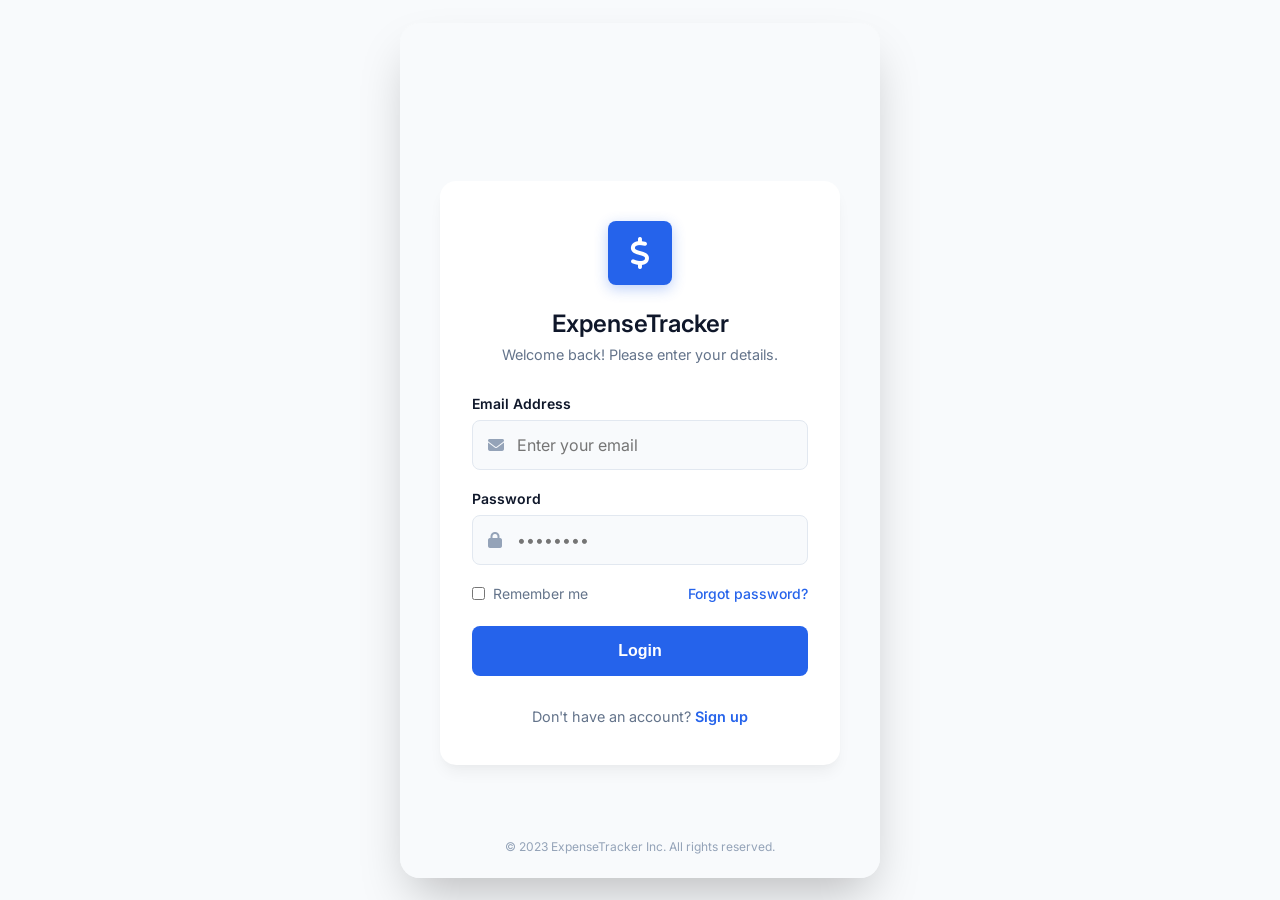
<file: index.html>
<!DOCTYPE html>
<html lang="en">

<head>
    <meta charset="UTF-8">
    <meta name="viewport" content="width=device-width, initial-scale=1.0">
    <title>Expense Tracker | Login</title>
    <link rel="stylesheet" href="style.css">
    <link rel="stylesheet" href="https://cdnjs.cloudflare.com/ajax/libs/font-awesome/6.4.0/css/all.min.css">
</head>

<body>
    <div id="app">
        <div class="login-container">
            <div class="login-card">
                <div class="login-logo">
                    <i class="fa-solid fa-dollar-sign"></i>
                </div>

                <h1>ExpenseTracker</h1>
                <p>Welcome back! Please enter your details.</p>

                <form id="loginForm" class="login-form">
                    <div class="form-group">
                        <label class="form-label" for="username">Email Address</label>
                        <div class="input-with-icon">
                            <i class="fa-solid fa-envelope"></i>
                            <input type="text" id="username" class="form-control" placeholder="Enter your email"
                                autocomplete="off">
                        </div>
                    </div>

                    <div class="form-group">
                        <label class="form-label" for="password">Password</label>
                        <div class="input-with-icon">
                            <i class="fa-solid fa-lock"></i>
                            <input type="password" id="password" class="form-control" placeholder="••••••••"
                                autocomplete="off">
                        </div>
                    </div>

                    <div class="form-group flex-between" style="margin-bottom: 1.5rem;">
                        <div class="checkbox-group">
                            <input type="checkbox" id="remember">
                            <label for="remember" style="font-size: 0.875rem; color: var(--text-secondary);">Remember
                                me</label>
                        </div>
                        <a href="#" class="forgot-link">Forgot password?</a>
                    </div>

                    <button type="submit" class="btn btn-blue">
                        <span id="loginText">Login</span>
                        <div class="spinner" id="loginSpinner"></div>
                    </button>

                    <div id="loginError" class="error-msg">
                        Invalid email or password. Please try again.
                    </div>
                </form>

                <div style="margin-top: 2rem; font-size: 0.9rem; color: var(--text-secondary);">
                    Don't have an account? <a href="#" class="signup-link">Sign up</a>
                </div>
            </div>
        </div>

        <div
            style="text-align: center; font-size: 0.75rem; color: #94a3b8; position: absolute; bottom: 1.5rem; width: 100%;">
            © 2023 ExpenseTracker Inc. All rights reserved.
        </div>
    </div>

    <script src="script.js"></script>
</body>

</html>
</file>
<file: style.css>
@import url('https://fonts.googleapis.com/css2?family=Inter:wght@400;500;600;700&display=swap');

:root {
  --bg-color: #f8fafc; /* Very light slate background */
  --card-bg: #ffffff;
  --text-primary: #0f172a; /* Slate 900 */
  --text-secondary: #64748b; /* Slate 500 */
  --accent-color: #ea580c; /* Orange 600 */
  --accent-light: rgba(234, 88, 12, 0.1);
  --blue-color: #2563eb; /* Blue 600 - specifically for login */
  --blue-color-hover: #1d4ed8;
  --success-color: #059669; /* Emerald 600 */
  --success-bg: rgba(16, 185, 129, 0.15);
  --danger-color: #dc2626; /* Red 600 */
  --danger-bg: #fee2e2; /* Red 100 */
  
  --border-color: #e2e8f0; /* Slate 200 */
  --input-bg: #f8fafc;
  
  --shadow-sm: 0 1px 2px 0 rgba(0, 0, 0, 0.05);
  --shadow-md: 0 4px 6px -1px rgba(0, 0, 0, 0.05), 0 2px 4px -1px rgba(0, 0, 0, 0.03);
  --shadow-lg: 0 10px 15px -3px rgba(0, 0, 0, 0.05), 0 4px 6px -2px rgba(0, 0, 0, 0.02);
  --shadow-top: 0 -4px 6px -1px rgba(0, 0, 0, 0.05);
  
  --radius-sm: 8px;
  --radius-md: 12px;
  --radius-lg: 16px;
  --radius-xl: 20px;
}

body.dark-mode {
  --bg-color: #0f172a;
  --card-bg: #1e293b;
  --text-primary: #f8fafc;
  --text-secondary: #94a3b8;
  --success-bg: rgba(16, 185, 129, 0.2);
  --danger-bg: rgba(220, 38, 38, 0.2);
  --border-color: #334155;
  --input-bg: #0f172a;
}

* {
  margin: 0;
  padding: 0;
  box-sizing: border-box;
  -webkit-tap-highlight-color: transparent;
  transition: background-color 0.3s ease, color 0.3s ease, border-color 0.3s ease, box-shadow 0.3s ease;
}

body {
  font-family: 'Inter', sans-serif;
  background-color: var(--bg-color);
  color: var(--text-primary);
  display: flex;
  justify-content: center;
  min-height: 100vh;
}

/* Base Mobile Container */
#app {
  width: 100%;
  max-width: 480px; 
  background-color: var(--bg-color);
  position: relative;
  min-height: 100vh;
  box-shadow: var(--shadow-lg);
  display: flex;
  flex-direction: column;
  overflow: hidden;
  transition: background-color 0.3s ease;
}

@media (min-width: 481px) {
  #app {
    min-height: auto;
    height: 95vh;
    max-height: 900px;
    margin: auto 0;
    border-radius: var(--radius-xl);
    box-shadow: 0 25px 50px -12px rgba(0, 0, 0, 0.25);
  }
}

/* Typography */
h1, h2, h3, h4 {
  font-weight: 600;
  color: var(--text-primary);
}
p, span {
  color: var(--text-secondary);
}

/* Buttons */
.btn {
  width: 100%;
  padding: 1rem;
  border-radius: var(--radius-sm);
  font-weight: 600;
  font-size: 1rem;
  border: none;
  cursor: pointer;
  transition: all 0.3s ease;
  display: flex;
  align-items: center;
  justify-content: center;
  gap: 0.5rem;
}
.btn:hover {
  transform: translateY(-2px);
  box-shadow: var(--shadow-md);
}
.btn-blue {
  background-color: var(--blue-color);
  color: white;
}
.btn-blue span {
  color: white;
}
.btn-blue:active {
  background-color: var(--blue-color-hover);
}
.btn-orange {
  background-color: var(--accent-color);
  color: white;
}
.btn-orange:active {
  background-color: #c2410c;
}

/* Forms */
.form-group {
  margin-bottom: 1.25rem;
}
.form-label {
  display: block;
  font-size: 0.875rem;
  font-weight: 600;
  margin-bottom: 0.5rem;
  color: var(--text-secondary);
  text-transform: uppercase;
  letter-spacing: 0.05em;
}
.form-control {
  width: 100%;
  padding: 0.875rem 1rem;
  background-color: var(--input-bg);
  border: 1px solid var(--border-color);
  border-radius: var(--radius-sm);
  color: var(--text-primary);
  font-size: 1rem;
  font-family: 'Inter', sans-serif;
}
.form-control:focus {
  outline: none;
  border-color: var(--blue-color);
  background-color: var(--card-bg);
  box-shadow: 0 0 0 3px rgba(37, 99, 235, 0.1);
}
/* Orange focus specifically for Add Expense */
.form-control.focus-orange:focus {
  border-color: var(--accent-color);
}
.input-with-icon {
  position: relative;
}
.input-with-icon i {
  position: absolute;
  left: 1rem;
  top: 50%;
  transform: translateY(-50%);
  color: #94a3b8;
}
.input-with-icon input {
  padding-left: 2.75rem;
}

/* App Views */
.view {
  display: none;
  flex: 1;
  flex-direction: column;
  overflow-y: auto;
  padding-bottom: 80px; /* space for bottom nav */
  background-color: var(--bg-color);
}
.view.active {
  display: flex;
  animation: fadeIn 0.3s ease;
}

/* ----- LOGIN PAGE SPECIFIC ----- */
.login-container {
  min-height: 100vh;
  display: flex;
  align-items: center;
  justify-content: center;
  padding: 2rem;
  background-color: var(--bg-color);
}
.login-card {
  background: var(--card-bg);
  width: 100%;
  max-width: 400px;
  padding: 2.5rem 2rem;
  border-radius: var(--radius-lg);
  box-shadow: var(--shadow-lg);
  text-align: center;
}
.login-logo {
  width: 64px;
  height: 64px;
  background-color: var(--blue-color);
  color: white;
  border-radius: var(--radius-sm);
  display: inline-flex;
  align-items: center;
  justify-content: center;
  font-size: 2rem;
  margin-bottom: 1.5rem;
  box-shadow: 0 4px 14px rgba(37, 99, 235, 0.3);
}
.login-card h1 {
  font-size: 1.5rem;
  margin-bottom: 0.5rem;
}
.login-card > p {
  font-size: 0.9rem;
  margin-bottom: 2rem;
}
.login-form {
  text-align: left;
}
.login-form .form-label {
  text-transform: none;
  letter-spacing: normal;
  color: var(--text-primary);
}
.flex-between {
  display: flex;
  justify-content: space-between;
  align-items: center;
}
.checkbox-group {
  display: flex;
  align-items: center;
  gap: 0.5rem;
}
.forgot-link {
  color: var(--blue-color);
  text-decoration: none;
  font-size: 0.875rem;
  font-weight: 500;
}
.signup-link {
  color: var(--blue-color);
  font-weight: 600;
  text-decoration: none;
}
.error-msg {
  color: var(--danger-color);
  font-size: 0.85rem;
  margin-top: 0.5rem;
  text-align: center;
  display: none;
}

/* ----- DASHBOARD HEADER ----- */
header {
  padding: 1.5rem;
  background-color: var(--card-bg);
  display: flex;
  justify-content: space-between;
  align-items: center;
  box-shadow: var(--shadow-sm);
}
.logo-area {
  display: flex;
  align-items: center;
  gap: 0.75rem;
}
.app-icon {
  width: 40px;
  height: 40px;
  background-color: var(--accent-light);
  color: var(--accent-color);
  border-radius: var(--radius-sm);
  display: flex;
  align-items: center;
  justify-content: center;
  font-size: 1.2rem;
}
.header-title {
  font-size: 1.1rem;
  font-weight: 600;
}
.notification-bell {
  width: 40px;
  height: 40px;
  border-radius: 50%;
  background-color: var(--input-bg);
  display: flex;
  align-items: center;
  justify-content: center;
  color: var(--text-primary);
  position: relative;
}
.notification-bell::after {
  content: '';
  position: absolute;
  top: 10px;
  right: 12px;
  width: 8px;
  height: 8px;
  background-color: var(--danger-color);
  border-radius: 50%;
  border: 2px solid white;
}

/* ----- HOME VIEW ----- */
.view-padding {
  padding: 1.5rem;
}
.greeting {
  margin-bottom: 1.5rem;
}
.greeting h2 {
  font-size: 1.5rem;
  margin-bottom: 0.25rem;
}
.greeting p {
  font-size: 0.9rem;
}

/* Balance Cards */
.balance-card {
  background: var(--card-bg);
  padding: 1.5rem;
  border-radius: var(--radius-lg);
  box-shadow: var(--shadow-md);
  margin-bottom: 1rem;
  transition: transform 0.3s ease;
}
.balance-card:hover {
  transform: translateY(-3px);
  box-shadow: var(--shadow-lg);
}
.balance-card-header {
  display: flex;
  justify-content: space-between;
  align-items: center;
  margin-bottom: 0.5rem;
}
.balance-card-header h3 {
  font-size: 0.8rem;
  text-transform: uppercase;
  color: var(--text-secondary);
  letter-spacing: 0.05em;
}
.eye-icon {
  color: var(--accent-color);
  opacity: 0.7;
}
.total-amount {
  font-size: 2.5rem;
  font-weight: 700;
  margin-bottom: 0.5rem;
  color: var(--text-primary);
}
.trend {
  font-size: 0.85rem;
  font-weight: 500;
  color: var(--success-color);
  display: flex;
  align-items: center;
  gap: 0.25rem;
}

.summary-grid {
  display: grid;
  grid-template-columns: 1fr 1fr;
  gap: 1rem;
  margin-bottom: 2rem;
}
.mini-card {
  background: var(--card-bg);
  padding: 1.25rem;
  border-radius: var(--radius-md);
  border: 1px solid var(--success-bg);
  transition: transform 0.3s ease;
}
.mini-card:hover {
  transform: translateY(-2px);
  box-shadow: var(--shadow-sm);
}
.mini-card.expense-card {
  background: var(--card-bg);
  border: 1px solid var(--danger-bg);
}
.mini-card-header {
  display: flex;
  align-items: center;
  gap: 0.5rem;
  margin-bottom: 0.5rem;
  font-size: 0.8rem;
  font-weight: 600;
  text-transform: uppercase;
}
.mini-card.income-card .mini-card-header { color: var(--success-color); }
.mini-card.expense-card .mini-card-header { color: var(--danger-color); }
.mini-amount {
  font-size: 1.25rem;
  font-weight: 700;
  color: var(--text-primary);
}

/* Recent Transactions */
.section-header {
  display: flex;
  justify-content: space-between;
  align-items: center;
  margin-bottom: 1rem;
}
.section-header h3 {
  font-size: 1.1rem;
}
.see-all {
  color: var(--accent-color);
  font-size: 0.9rem;
  font-weight: 500;
  text-decoration: none;
  cursor: pointer;
}

.transaction-list {
  display: flex;
  flex-direction: column;
  gap: 0.75rem;
  margin-bottom: 2rem;
}
.transaction-item {
  background: var(--card-bg);
  padding: 1rem;
  border-radius: var(--radius-md);
  display: flex;
  justify-content: space-between;
  align-items: center;
  box-shadow: var(--shadow-sm);
  transition: transform 0.2s, box-shadow 0.2s;
}
.transaction-item:hover {
  transform: translateY(-2px);
  box-shadow: var(--shadow-md);
}
.txn-left {
  display: flex;
  align-items: center;
  gap: 1rem;
}
.txn-icon {
  width: 48px;
  height: 48px;
  border-radius: var(--radius-sm);
  display: flex;
  align-items: center;
  justify-content: center;
  font-size: 1.25rem;
}
.icon-orange { background: var(--accent-light); color: var(--accent-color); }
.icon-blue { background: #e0e7ff; color: var(--blue-color); }
.icon-green { background: #d1fae5; color: var(--success-color); }
.icon-yellow { background: #fef3c7; color: #d97706; }

.txn-details h4 {
  font-size: 1rem;
  margin-bottom: 0.25rem;
}
.txn-details p {
  font-size: 0.8rem;
}
.txn-amount {
  font-weight: 600;
  font-size: 1.1rem;
}
.amount-neg { color: var(--danger-color); }
.amount-pos { color: var(--success-color); }

/* Weekly Activity Chart Mock */
.chart-container {
  background: var(--card-bg);
  padding: 1.5rem;
  border-radius: var(--radius-lg);
  box-shadow: var(--shadow-sm);
  display: flex;
  justify-content: space-between;
  align-items: flex-end;
  height: 150px;
  margin-bottom: 2rem;
}
.bar-col {
  display: flex;
  flex-direction: column;
  align-items: center;
  gap: 0.5rem;
  width: 12%;
}
.bar-wrapper {
  width: 100%;
  height: 100px;
  background: #f1f5f9;
  border-radius: 20px;
  position: relative;
  overflow: hidden;
}
.bar-fill {
  position: absolute;
  bottom: 0;
  left: 0;
  width: 100%;
  border-radius: 20px;
  background-color: #fca5a5; /* light red */
}
.bar-col.active .bar-fill {
  background-color: var(--accent-color);
}
.bar-col span {
  font-size: 0.7rem;
  text-transform: uppercase;
  font-weight: 500;
}

/* ----- ADD EXPENSE VIEW ----- */
.top-nav {
  display: flex;
  align-items: center;
  padding: 1.5rem;
  background: var(--bg-color);
  position: sticky;
  top: 0;
  z-index: 10;
}
.back-btn {
  width: 40px;
  height: 40px;
  border-radius: 50%;
  background: var(--card-bg);
  display: flex;
  align-items: center;
  justify-content: center;
  border: 1px solid var(--border-color);
  cursor: pointer;
  color: var(--text-primary);
}
.top-nav h2 {
  flex: 1;
  text-align: center;
  margin-right: 40px; /* balance out back btn */
}
.add-form-card {
  background: var(--card-bg);
  margin: 0 1.5rem;
  padding: 1.5rem;
  border-radius: var(--radius-lg);
  box-shadow: var(--shadow-md);
}
.amount-input {
  font-size: 1.5rem;
  font-weight: 600;
  color: var(--text-primary);
}
.attach-receipt {
  display: inline-flex;
  align-items: center;
  gap: 0.5rem;
  color: var(--accent-color);
  font-weight: 500;
  font-size: 0.9rem;
  margin-top: 1rem;
  cursor: pointer;
}
.select-wrapper {
  position: relative;
}
.select-wrapper::after {
  content: '\f107'; /* FontAwesome angle-down */
  font-family: 'Font Awesome 6 Free';
  font-weight: 900;
  position: absolute;
  right: 1rem;
  top: 50%;
  transform: translateY(-50%);
  color: var(--text-secondary);
  pointer-events: none;
}
select.form-control {
  appearance: none;
  cursor: pointer;
}

/* ----- LIST VIEW ----- */
.filter-scroll {
  display: flex;
  gap: 0.75rem;
  overflow-x: auto;
  padding: 0 1.5rem 1rem 1.5rem;
  /* hide scrollbar */
  -ms-overflow-style: none;
  scrollbar-width: none;
}
.filter-scroll::-webkit-scrollbar { display: none; }
.filter-pill {
  padding: 0.5rem 1rem;
  background: var(--card-bg);
  border: 1px solid var(--border-color);
  border-radius: 20px;
  white-space: nowrap;
  font-size: 0.85rem;
  font-weight: 500;
  cursor: pointer;
  transition: all 0.2s;
}
.filter-pill:hover {
  border-color: var(--accent-color);
  color: var(--accent-color);
}
.filter-pill.active {
  background: var(--accent-color);
  color: white;
  border-color: var(--accent-color);
}
.search-bar {
  margin: 0 1.5rem 1rem 1.5rem;
}
.search-bar input {
  background: transparent;
  color: var(--text-primary);
  border: none;
}

.list-header-row {
  display: flex;
  justify-content: space-between;
  padding: 0 1.5rem;
  margin-bottom: 0.5rem;
}
.list-header-row span {
  font-size: 0.8rem;
  font-weight: 600;
  text-transform: uppercase;
  color: var(--text-secondary);
  letter-spacing: 0.05em;
}

.list-card {
  background: var(--card-bg);
  margin: 0 1.5rem;
  border-radius: var(--radius-lg);
  box-shadow: var(--shadow-sm);
  overflow: hidden;
}
.list-item {
  display: flex;
  justify-content: space-between;
  align-items: center;
  padding: 1.25rem;
  border-bottom: 1px solid var(--border-color);
  transition: background-color 0.2s;
}
.list-item:hover {
  background-color: var(--success-bg);
}
.list-item:last-child {
  border-bottom: none;
}
.list-item-left {
  flex: 1;
}
.list-item-left h4 {
  font-size: 0.95rem;
  margin-bottom: 0.2rem;
}
.list-item-left p {
  font-size: 0.75rem;
}
.list-item-amount {
  font-weight: 600;
  color: var(--danger-color);
  margin-right: 1.5rem;
  width: 70px;
  text-align: right;
}
.amount-positive {
  color: var(--success-color);
}

.list-item-actions {
  display: flex;
  gap: 0.75rem;
  color: #94a3b8;
}
.list-item-actions i {
  cursor: pointer;
}
.list-item-actions i:hover {
  color: var(--text-primary);
}

.load-more {
  display: block;
  text-align: center;
  padding: 1.25rem;
  color: var(--accent-color);
  font-weight: 600;
  font-size: 0.9rem;
  cursor: pointer;
  border-top: 1px solid var(--border-color);
}

/* ----- SETTINGS VIEW ----- */
.profile-card {
  background: var(--card-bg);
  margin: 0 1.5rem 2rem 1.5rem;
  padding: 2rem 1.5rem;
  border-radius: var(--radius-lg);
  box-shadow: var(--shadow-md);
  text-align: center;
  position: relative;
}
.profile-avatar {
  width: 90px;
  height: 90px;
  border-radius: 50%;
  margin: 0 auto 1rem auto;
  border: 4px solid #fed7aa; /* light orange border */
  background: #e2e8f0;
  position: relative;
  overflow: hidden;
}
.profile-avatar img {
  width: 100%;
  height: 100%;
  object-fit: cover;
}
.edit-avatar-btn {
  position: absolute;
  bottom: 0px;
  right: 0px;
  width: 28px;
  height: 28px;
  background: var(--accent-color);
  color: white;
  border-radius: 50%;
  display: flex;
  align-items: center;
  justify-content: center;
  font-size: 0.7rem;
  border: 2px solid white;
}
.profile-name {
  font-size: 1.25rem;
  margin-bottom: 0.25rem;
}
.profile-email {
  font-size: 0.9rem;
}

.settings-section {
  margin: 0 1.5rem 2rem 1.5rem;
}
.settings-section-title {
  font-size: 0.85rem;
  font-weight: 600;
  text-transform: uppercase;
  color: var(--text-secondary);
  letter-spacing: 0.05em;
  margin-bottom: 0.75rem;
}
.settings-list {
  background: var(--card-bg);
  border-radius: var(--radius-lg);
  box-shadow: var(--shadow-md);
  overflow: hidden;
}
.settings-item {
  display: flex;
  justify-content: space-between;
  align-items: center;
  padding: 1.25rem 1.5rem;
  border-bottom: 1px solid var(--border-color);
  cursor: pointer;
  transition: background-color 0.3s ease;
}
.settings-item:hover {
  background-color: var(--success-bg);
}
.settings-item:last-child {
  border-bottom: none;
}
.settings-item-left {
  display: flex;
  align-items: center;
  gap: 1rem;
  font-weight: 500;
}
.settings-icon {
  width: 36px;
  height: 36px;
  border-radius: var(--radius-sm);
  background: var(--accent-light);
  color: var(--accent-color);
  display: flex;
  align-items: center;
  justify-content: center;
  font-size: 1.1rem;
}
.settings-item-right {
  color: var(--text-secondary);
  font-size: 0.9rem;
  display: flex;
  align-items: center;
  gap: 0.5rem;
}

/* Custom Toggle Switch */
.toggle-switch {
  position: relative;
  width: 44px;
  height: 24px;
}
.toggle-switch input {
  opacity: 0;
  width: 0;
  height: 0;
}
.toggle-slider {
  position: absolute;
  cursor: pointer;
  top: 0;
  left: 0;
  right: 0;
  bottom: 0;
  background-color: var(--border-color);
  transition: .4s;
  border-radius: 24px;
}
.toggle-slider:before {
  position: absolute;
  content: "";
  height: 18px;
  width: 18px;
  left: 3px;
  bottom: 3px;
  background-color: white;
  transition: .4s;
  border-radius: 50%;
  box-shadow: 0 2px 4px rgba(0,0,0,0.2);
}
input:checked + .toggle-slider {
  background-color: var(--accent-color);
}
input:checked + .toggle-slider:before {
  transform: translateX(20px);
}

.version-info {
  text-align: center;
  font-size: 0.8rem;
  color: #94a3b8;
  margin-bottom: 2rem;
}

/* ----- BOTTOM NAVIGATION ----- */
.bottom-nav {
  position: absolute;
  bottom: 0;
  left: 0;
  width: 100%;
  background: white;
  display: flex;
  justify-content: space-around;
  align-items: center;
  padding: 0.5rem 0;
  box-shadow: var(--shadow-top);
  z-index: 100;
  background-color: var(--card-bg);
}
.nav-item {
  display: flex;
  flex-direction: column;
  align-items: center;
  gap: 0.25rem;
  color: var(--text-secondary);
  font-size: 0.7rem;
  font-weight: 500;
  cursor: pointer;
  padding: 0.5rem;
  transition: all 0.2s ease;
}
.nav-item:hover {
  color: var(--accent-color);
  transform: translateY(-2px);
}
.nav-item i {
  font-size: 1.25rem;
}
.nav-item.active {
  color: var(--accent-color);
}
/* Center Add Button */
.nav-add-btn {
  width: 50px;
  height: 50px;
  background-color: var(--accent-color);
  color: white;
  border-radius: 50%;
  display: flex;
  align-items: center;
  justify-content: center;
  font-size: 1.5rem;
  transform: translateY(-15px);
  box-shadow: 0 4px 10px rgba(234, 88, 12, 0.4);
  border: 4px solid var(--bg-color);
  cursor: pointer;
}
.nav-add-btn:active {
  background-color: #c2410c;
}

/* Empty State */
.empty-state {
  text-align: center;
  padding: 2rem;
  color: var(--text-secondary);
  font-size: 0.9rem;
}

/* Animations */
@keyframes fadeIn {
  from { opacity: 0; transform: translateY(5px); }
  to { opacity: 1; transform: translateY(0); }
}

@keyframes spinner {
  to { transform: rotate(360deg); }
}
.spinner {
  width: 20px;
  height: 20px;
  border: 2px solid rgba(255,255,255,0.3);
  border-radius: 50%;
  border-top-color: white;
  animation: spinner 0.8s linear infinite;
  display: none;
}
</file>
